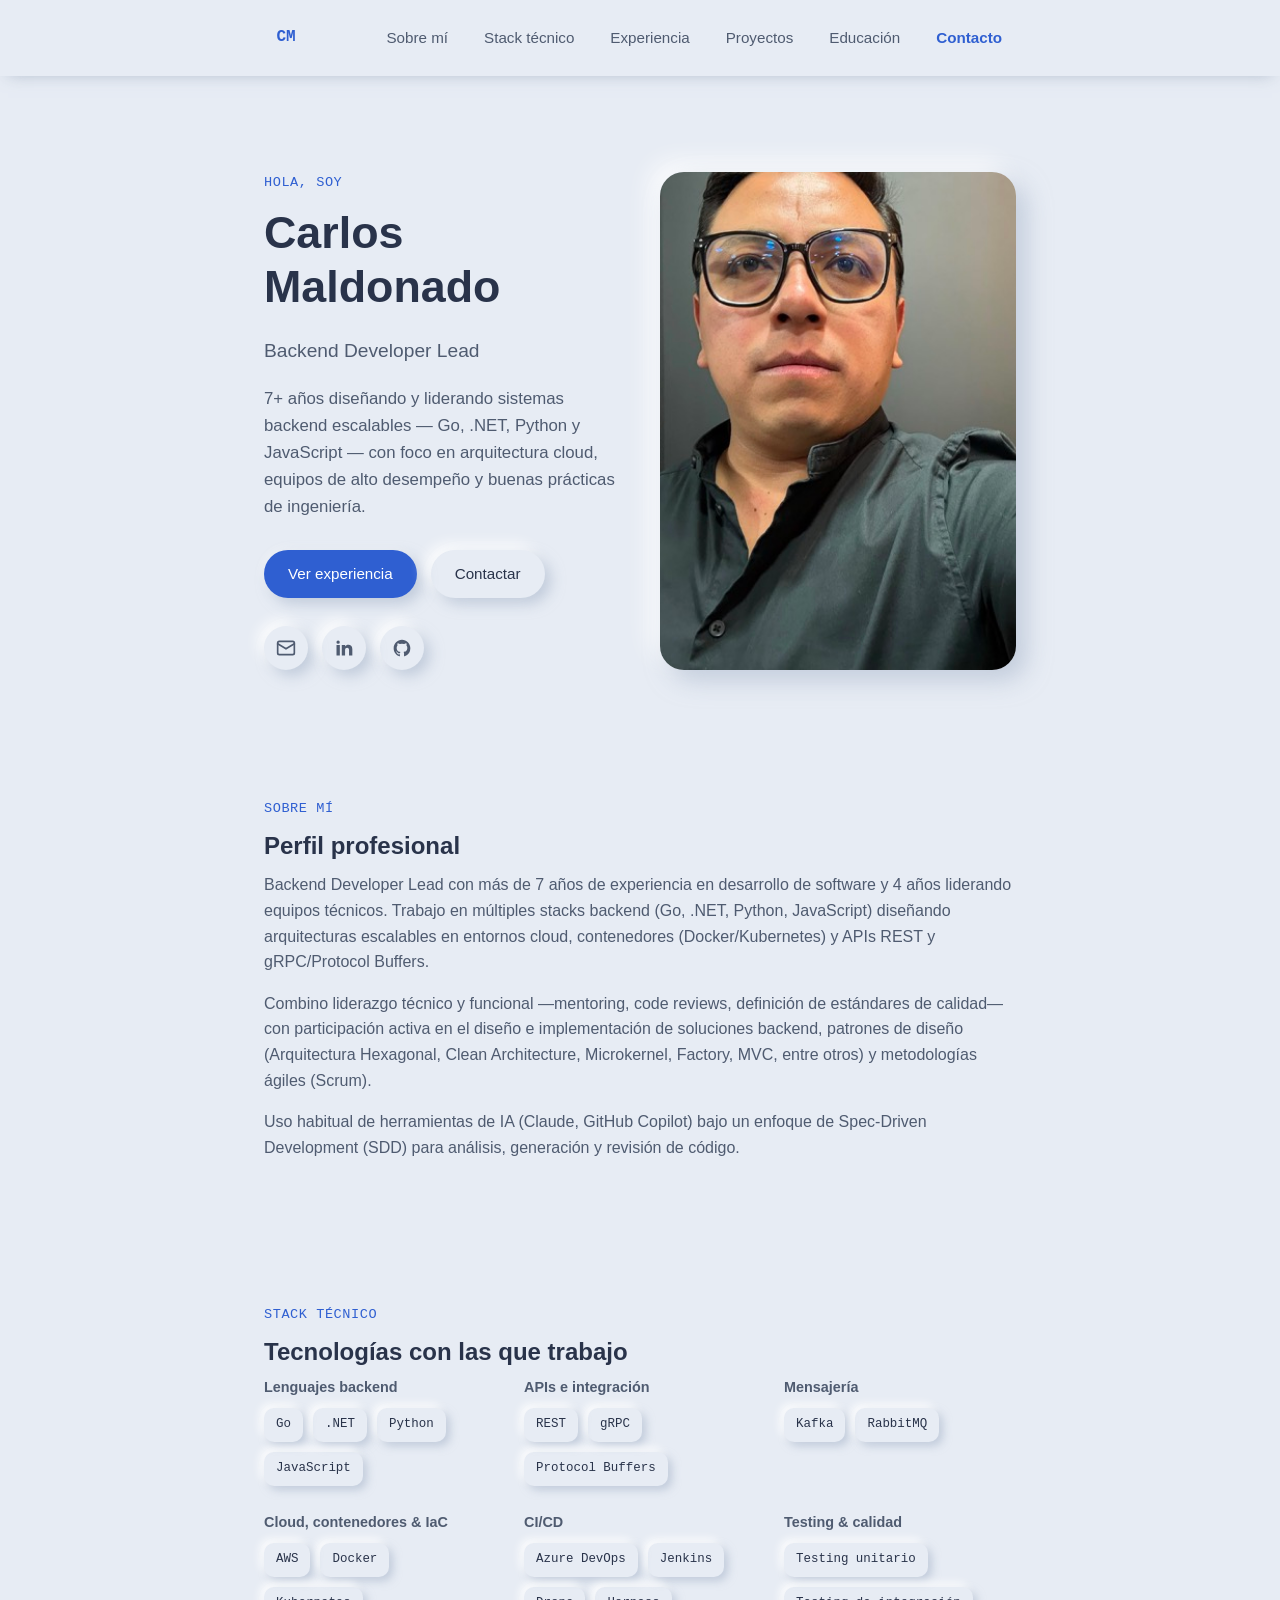
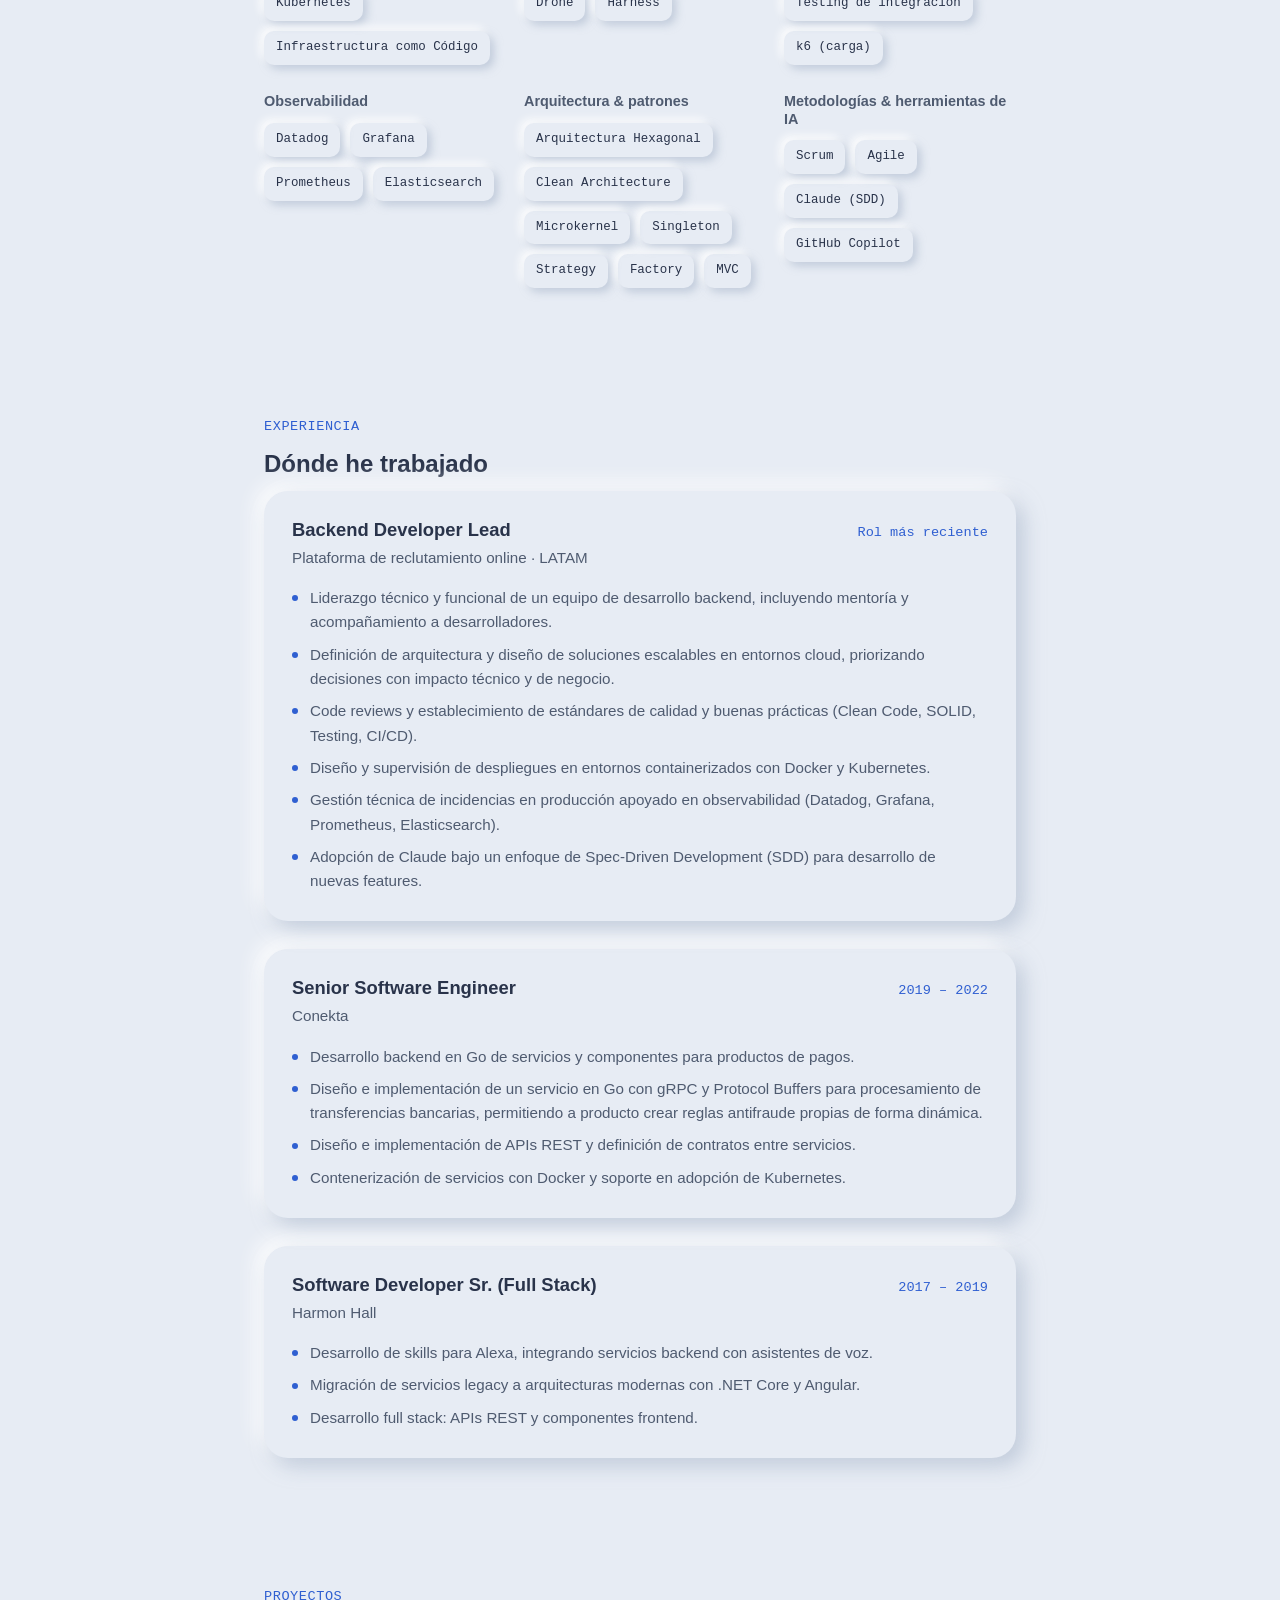
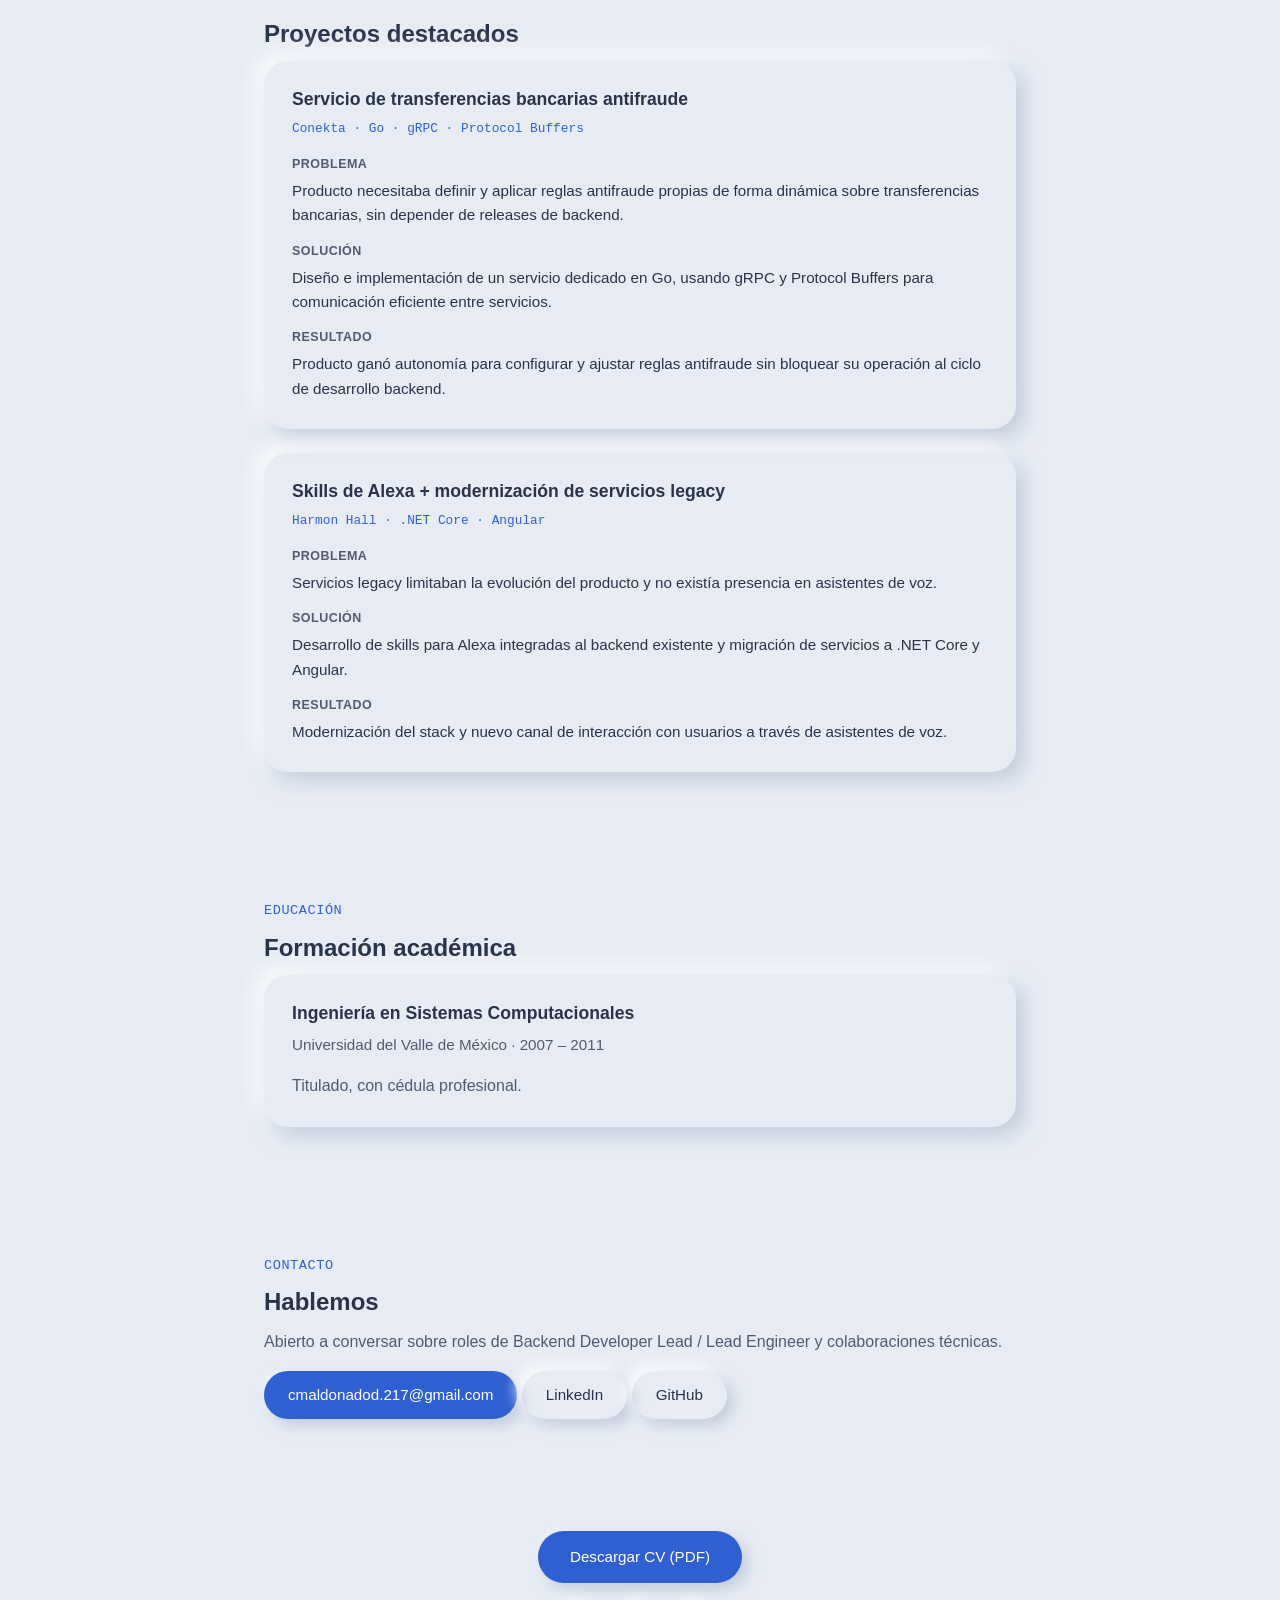
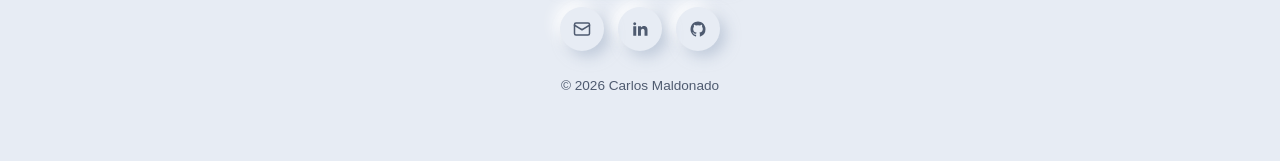
<file: index.html>
<!doctype html>
<html lang="es">
<head>
<meta charset="UTF-8">
<meta name="viewport" content="width=device-width, initial-scale=1.0">
<title>Carlos Maldonado — Backend Developer Lead</title>
<meta name="description" content="Portafolio profesional de Carlos Maldonado, Backend Developer Lead con 7+ años de experiencia liderando equipos y arquitecturas backend escalables.">
<meta property="og:title" content="Carlos Maldonado — Backend Developer Lead">
<meta property="og:description" content="7+ años diseñando y liderando sistemas backend escalables. Go, .NET, Python, JavaScript. Arquitectura cloud, liderazgo técnico, alto desempeño.">
<meta property="og:type" content="website">
<link rel="icon" href="data:image/svg+xml,%3Csvg xmlns='http://www.w3.org/2000/svg' viewBox='0 0 100 100'%3E%3Crect width='100' height='100' rx='24' fill='%23e7ecf3'/%3E%3Ctext x='50' y='68' font-family='sans-serif' font-size='50' font-weight='700' fill='%232f5fd1' text-anchor='middle'%3ECM%3C/text%3E%3C/svg%3E">
<link rel="stylesheet" href="css/style.css">
</head>
<body>

<header class="site-header">
  <nav class="nav">
    <a class="logo" href="#top">CM</a>
    <button class="nav-toggle" id="navToggle" aria-expanded="false" aria-controls="navMenu" aria-label="Abrir menú">
      <span></span><span></span><span></span>
    </button>
    <ul class="nav-menu" id="navMenu">
      <li><a href="#about">Sobre mí</a></li>
      <li><a href="#skills">Stack técnico</a></li>
      <li><a href="#experience">Experiencia</a></li>
      <li><a href="#projects">Proyectos</a></li>
      <li><a href="#education">Educación</a></li>
      <li><a href="#contact" class="nav-cta">Contacto</a></li>
    </ul>
  </nav>
</header>

<main id="top">

  <section id="hero" class="hero">
    <div class="hero-grid">
      <div class="hero-content">
        <p class="eyebrow">Hola, soy</p>
        <h1>Carlos Maldonado</h1>
        <p class="role">Backend Developer Lead</p>
        <p class="tagline">7+ años diseñando y liderando sistemas backend escalables — Go, .NET, Python y JavaScript — con foco en arquitectura cloud, equipos de alto desempeño y buenas prácticas de ingeniería.</p>
        <div class="hero-links">
          <a href="#experience" class="btn btn-primary">Ver experiencia</a>
          <a href="#contact" class="btn">Contactar</a>
        </div>
        <ul class="social-row" aria-label="Redes y contacto">
          <li>
            <a href="mailto:cmaldonadod.217@gmail.com" aria-label="Email" class="social-icon">
              <svg viewBox="0 0 24 24" width="20" height="20" fill="none" stroke="currentColor" stroke-width="2" stroke-linecap="round" stroke-linejoin="round"><rect x="2" y="4" width="20" height="16" rx="2"></rect><path d="M2 7l10 6 10-6"></path></svg>
            </a>
          </li>
          <li>
            <a href="https://www.linkedin.com/in/carlos-alberto-maldonado-d%C3%ADaz-70542b214/" target="_blank" rel="noopener noreferrer" aria-label="LinkedIn" class="social-icon">
              <svg viewBox="0 0 24 24" width="20" height="20" fill="currentColor"><path d="M6.94 5a2 2 0 11-4-.002 2 2 0 014 .002zM7 8.48H3V21h4V8.48zm6.32 0H9.34V21h3.94v-6.57c0-3.66 4.77-4 4.77 0V21H22v-7.93c0-6.17-7.06-5.94-8.68-2.91V8.48z"></path></svg>
            </a>
          </li>
          <li>
            <a href="https://github.com/pax217" target="_blank" rel="noopener noreferrer" aria-label="GitHub" class="social-icon">
              <svg viewBox="0 0 24 24" width="20" height="20" fill="currentColor"><path d="M12 2C6.48 2 2 6.58 2 12.25c0 4.53 2.87 8.37 6.84 9.73.5.1.68-.22.68-.49 0-.24-.01-1.04-.01-1.89-2.78.61-3.37-1.21-3.37-1.21-.45-1.18-1.11-1.49-1.11-1.49-.91-.63.07-.62.07-.62 1 .07 1.53 1.05 1.53 1.05.89 1.56 2.34 1.11 2.91.85.09-.66.35-1.11.63-1.37-2.22-.26-4.56-1.14-4.56-5.06 0-1.12.39-2.03 1.03-2.75-.1-.26-.45-1.31.1-2.73 0 0 .84-.28 2.75 1.05a9.34 9.34 0 015 0c1.91-1.33 2.75-1.05 2.75-1.05.55 1.42.2 2.47.1 2.73.64.72 1.03 1.63 1.03 2.75 0 3.93-2.34 4.79-4.57 5.05.36.32.68.94.68 1.9 0 1.37-.01 2.47-.01 2.81 0 .27.18.6.69.49A10.26 10.26 0 0022 12.25C22 6.58 17.52 2 12 2z"></path></svg>
            </a>
          </li>
        </ul>
      </div>
      <div class="hero-photo-col">
        <img class="hero-photo" src="img/profile.jpg" alt="Foto de Carlos Maldonado" width="480" height="480" loading="eager">
      </div>
    </div>
  </section>

  <section id="about" class="section">
    <p class="eyebrow">Sobre mí</p>
    <h2>Perfil profesional</h2>
    <p>Backend Developer Lead con más de 7 años de experiencia en desarrollo de software y 4 años liderando equipos técnicos. Trabajo en múltiples stacks backend (Go, .NET, Python, JavaScript) diseñando arquitecturas escalables en entornos cloud, contenedores (Docker/Kubernetes) y APIs REST y gRPC/Protocol Buffers.</p>
    <p>Combino liderazgo técnico y funcional —mentoring, code reviews, definición de estándares de calidad— con participación activa en el diseño e implementación de soluciones backend, patrones de diseño (Arquitectura Hexagonal, Clean Architecture, Microkernel, Factory, MVC, entre otros) y metodologías ágiles (Scrum).</p>
    <p>Uso habitual de herramientas de IA (Claude, GitHub Copilot) bajo un enfoque de Spec-Driven Development (SDD) para análisis, generación y revisión de código.</p>
  </section>

  <section id="skills" class="section">
    <p class="eyebrow">Stack técnico</p>
    <h2>Tecnologías con las que trabajo</h2>
    <div class="skill-groups">
      <div class="skill-group">
        <h3>Lenguajes backend</h3>
        <ul class="tags">
          <li>Go</li><li>.NET</li><li>Python</li><li>JavaScript</li>
        </ul>
      </div>
      <div class="skill-group">
        <h3>APIs e integración</h3>
        <ul class="tags">
          <li>REST</li><li>gRPC</li><li>Protocol Buffers</li>
        </ul>
      </div>
      <div class="skill-group">
        <h3>Mensajería</h3>
        <ul class="tags">
          <li>Kafka</li><li>RabbitMQ</li>
        </ul>
      </div>
      <div class="skill-group">
        <h3>Cloud, contenedores &amp; IaC</h3>
        <ul class="tags">
          <li>AWS</li><li>Docker</li><li>Kubernetes</li><li>Infraestructura como Código</li>
        </ul>
      </div>
      <div class="skill-group">
        <h3>CI/CD</h3>
        <ul class="tags">
          <li>Azure DevOps</li><li>Jenkins</li><li>Drone</li><li>Harness</li>
        </ul>
      </div>
      <div class="skill-group">
        <h3>Testing &amp; calidad</h3>
        <ul class="tags">
          <li>Testing unitario</li><li>Testing de integración</li><li>k6 (carga)</li>
        </ul>
      </div>
      <div class="skill-group">
        <h3>Observabilidad</h3>
        <ul class="tags">
          <li>Datadog</li><li>Grafana</li><li>Prometheus</li><li>Elasticsearch</li>
        </ul>
      </div>
      <div class="skill-group">
        <h3>Arquitectura &amp; patrones</h3>
        <ul class="tags">
          <li>Arquitectura Hexagonal</li><li>Clean Architecture</li><li>Microkernel</li><li>Singleton</li><li>Strategy</li><li>Factory</li><li>MVC</li>
        </ul>
      </div>
      <div class="skill-group">
        <h3>Metodologías &amp; herramientas de IA</h3>
        <ul class="tags">
          <li>Scrum</li><li>Agile</li><li>Claude (SDD)</li><li>GitHub Copilot</li>
        </ul>
      </div>
    </div>
  </section>

  <section id="experience" class="section">
    <p class="eyebrow">Experiencia</p>
    <h2>Dónde he trabajado</h2>
    <ol class="timeline">
      <li class="timeline-item">
        <div class="timeline-head">
          <h3>Backend Developer Lead</h3>
          <span class="timeline-date">Rol más reciente</span>
        </div>
        <p class="timeline-org">Plataforma de reclutamiento online · LATAM</p>
        <ul>
          <li>Liderazgo técnico y funcional de un equipo de desarrollo backend, incluyendo mentoría y acompañamiento a desarrolladores.</li>
          <li>Definición de arquitectura y diseño de soluciones escalables en entornos cloud, priorizando decisiones con impacto técnico y de negocio.</li>
          <li>Code reviews y establecimiento de estándares de calidad y buenas prácticas (Clean Code, SOLID, Testing, CI/CD).</li>
          <li>Diseño y supervisión de despliegues en entornos containerizados con Docker y Kubernetes.</li>
          <li>Gestión técnica de incidencias en producción apoyado en observabilidad (Datadog, Grafana, Prometheus, Elasticsearch).</li>
          <li>Adopción de Claude bajo un enfoque de Spec-Driven Development (SDD) para desarrollo de nuevas features.</li>
        </ul>
      </li>
      <li class="timeline-item">
        <div class="timeline-head">
          <h3>Senior Software Engineer</h3>
          <span class="timeline-date">2019 – 2022</span>
        </div>
        <p class="timeline-org">Conekta</p>
        <ul>
          <li>Desarrollo backend en Go de servicios y componentes para productos de pagos.</li>
          <li>Diseño e implementación de un servicio en Go con gRPC y Protocol Buffers para procesamiento de transferencias bancarias, permitiendo a producto crear reglas antifraude propias de forma dinámica.</li>
          <li>Diseño e implementación de APIs REST y definición de contratos entre servicios.</li>
          <li>Contenerización de servicios con Docker y soporte en adopción de Kubernetes.</li>
        </ul>
      </li>
      <li class="timeline-item">
        <div class="timeline-head">
          <h3>Software Developer Sr. (Full Stack)</h3>
          <span class="timeline-date">2017 – 2019</span>
        </div>
        <p class="timeline-org">Harmon Hall</p>
        <ul>
          <li>Desarrollo de skills para Alexa, integrando servicios backend con asistentes de voz.</li>
          <li>Migración de servicios legacy a arquitecturas modernas con .NET Core y Angular.</li>
          <li>Desarrollo full stack: APIs REST y componentes frontend.</li>
        </ul>
      </li>
    </ol>
  </section>

  <section id="projects" class="section">
    <p class="eyebrow">Proyectos</p>
    <h2>Proyectos destacados</h2>
    <div class="cards">
      <article class="card">
        <h3>Servicio de transferencias bancarias antifraude</h3>
        <p class="card-meta">Conekta · Go · gRPC · Protocol Buffers</p>
        <dl>
          <dt>Problema</dt>
          <dd>Producto necesitaba definir y aplicar reglas antifraude propias de forma dinámica sobre transferencias bancarias, sin depender de releases de backend.</dd>
          <dt>Solución</dt>
          <dd>Diseño e implementación de un servicio dedicado en Go, usando gRPC y Protocol Buffers para comunicación eficiente entre servicios.</dd>
          <dt>Resultado</dt>
          <dd>Producto ganó autonomía para configurar y ajustar reglas antifraude sin bloquear su operación al ciclo de desarrollo backend.</dd>
        </dl>
      </article>
      <article class="card">
        <h3>Skills de Alexa + modernización de servicios legacy</h3>
        <p class="card-meta">Harmon Hall · .NET Core · Angular</p>
        <dl>
          <dt>Problema</dt>
          <dd>Servicios legacy limitaban la evolución del producto y no existía presencia en asistentes de voz.</dd>
          <dt>Solución</dt>
          <dd>Desarrollo de skills para Alexa integradas al backend existente y migración de servicios a .NET Core y Angular.</dd>
          <dt>Resultado</dt>
          <dd>Modernización del stack y nuevo canal de interacción con usuarios a través de asistentes de voz.</dd>
        </dl>
      </article>
    </div>
  </section>

  <section id="education" class="section">
    <p class="eyebrow">Educación</p>
    <h2>Formación académica</h2>
    <div class="edu-item">
      <h3>Ingeniería en Sistemas Computacionales</h3>
      <p class="timeline-org">Universidad del Valle de México · 2007 – 2011</p>
      <p>Titulado, con cédula profesional.</p>
    </div>
  </section>

  <section id="contact" class="section">
    <p class="eyebrow">Contacto</p>
    <h2>Hablemos</h2>
    <p>Abierto a conversar sobre roles de Backend Developer Lead / Lead Engineer y colaboraciones técnicas.</p>
    <div class="contact-links">
      <a href="mailto:cmaldonadod.217@gmail.com" class="btn btn-primary">cmaldonadod.217@gmail.com</a>
      <a href="https://www.linkedin.com/in/carlos-alberto-maldonado-d%C3%ADaz-70542b214/" target="_blank" rel="noopener noreferrer" class="btn">LinkedIn</a>
      <a href="https://github.com/pax217" target="_blank" rel="noopener noreferrer" class="btn">GitHub</a>
    </div>
  </section>

</main>

<footer class="site-footer">
  <a href="cv/Carlos-Maldonado-CV.pdf" class="btn btn-primary footer-cv" download>Descargar CV (PDF)</a>
  <ul class="social-row" aria-label="Redes y contacto">
    <li>
      <a href="mailto:cmaldonadod.217@gmail.com" aria-label="Email" class="social-icon">
        <svg viewBox="0 0 24 24" width="18" height="18" fill="none" stroke="currentColor" stroke-width="2" stroke-linecap="round" stroke-linejoin="round"><rect x="2" y="4" width="20" height="16" rx="2"></rect><path d="M2 7l10 6 10-6"></path></svg>
      </a>
    </li>
    <li>
      <a href="https://www.linkedin.com/in/carlos-alberto-maldonado-d%C3%ADaz-70542b214/" target="_blank" rel="noopener noreferrer" aria-label="LinkedIn" class="social-icon">
        <svg viewBox="0 0 24 24" width="18" height="18" fill="currentColor"><path d="M6.94 5a2 2 0 11-4-.002 2 2 0 014 .002zM7 8.48H3V21h4V8.48zm6.32 0H9.34V21h3.94v-6.57c0-3.66 4.77-4 4.77 0V21H22v-7.93c0-6.17-7.06-5.94-8.68-2.91V8.48z"></path></svg>
      </a>
    </li>
    <li>
      <a href="https://github.com/pax217" target="_blank" rel="noopener noreferrer" aria-label="GitHub" class="social-icon">
        <svg viewBox="0 0 24 24" width="18" height="18" fill="currentColor"><path d="M12 2C6.48 2 2 6.58 2 12.25c0 4.53 2.87 8.37 6.84 9.73.5.1.68-.22.68-.49 0-.24-.01-1.04-.01-1.89-2.78.61-3.37-1.21-3.37-1.21-.45-1.18-1.11-1.49-1.11-1.49-.91-.63.07-.62.07-.62 1 .07 1.53 1.05 1.53 1.05.89 1.56 2.34 1.11 2.91.85.09-.66.35-1.11.63-1.37-2.22-.26-4.56-1.14-4.56-5.06 0-1.12.39-2.03 1.03-2.75-.1-.26-.45-1.31.1-2.73 0 0 .84-.28 2.75 1.05a9.34 9.34 0 015 0c1.91-1.33 2.75-1.05 2.75-1.05.55 1.42.2 2.47.1 2.73.64.72 1.03 1.63 1.03 2.75 0 3.93-2.34 4.79-4.57 5.05.36.32.68.94.68 1.9 0 1.37-.01 2.47-.01 2.81 0 .27.18.6.69.49A10.26 10.26 0 0022 12.25C22 6.58 17.52 2 12 2z"></path></svg>
      </a>
    </li>
  </ul>
  <p>© <span id="year"></span> Carlos Maldonado</p>
</footer>

<script src="js/main.js"></script>
</body>
</html>
</file>
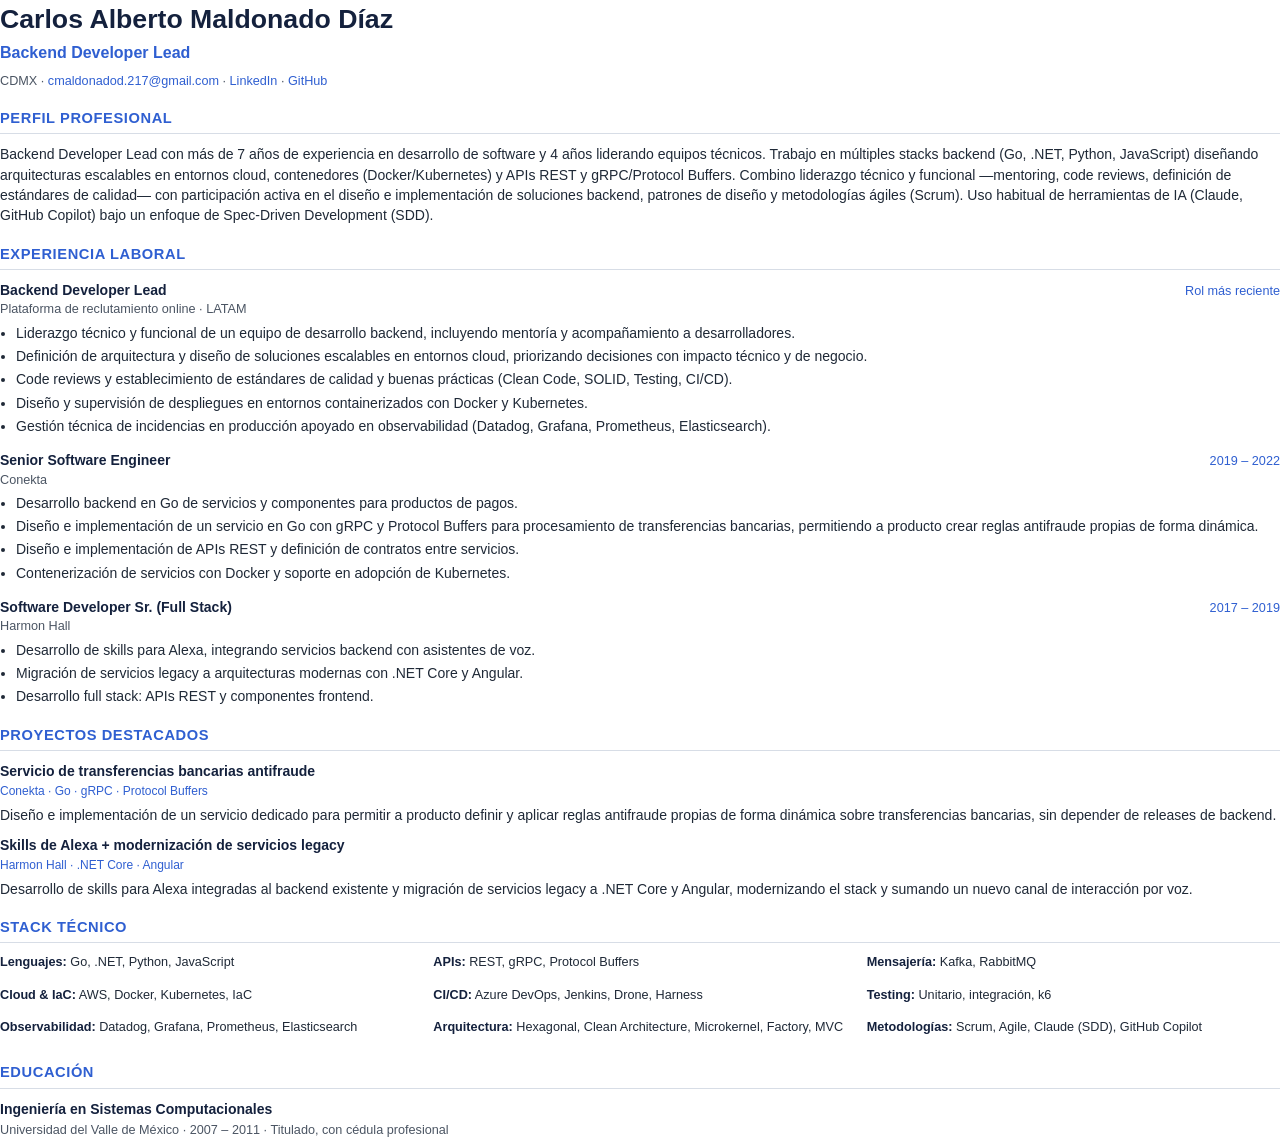
<file: cv/cv-source.html>
<!doctype html>
<html lang="es">
<head>
<meta charset="UTF-8">
<title>Carlos Maldonado — CV</title>
<style>
  @page { size: Letter; margin: 20mm 18mm; }
  * { box-sizing: border-box; }
  body {
    font-family: -apple-system, "Segoe UI", Roboto, Arial, sans-serif;
    color: #1f2937;
    font-size: 10.5pt;
    line-height: 1.45;
    margin: 0;
  }
  h1 { font-size: 20pt; margin: 0 0 2px; color: #14213d; }
  .title { font-size: 12pt; color: #2f5fd1; font-weight: 600; margin: 0 0 8px; }
  .contact { font-size: 9.5pt; color: #4b5563; margin: 0 0 18px; }
  .contact a { color: #2f5fd1; text-decoration: none; }
  h2 {
    font-size: 11pt;
    text-transform: uppercase;
    letter-spacing: 0.04em;
    color: #2f5fd1;
    border-bottom: 1px solid #d7dde6;
    padding-bottom: 4px;
    margin: 18px 0 10px;
  }
  h2:first-of-type { margin-top: 0; }
  p { margin: 0 0 8px; }
  .role-header {
    display: flex;
    justify-content: space-between;
    align-items: baseline;
    gap: 12px;
  }
  .role-header h3 { font-size: 10.5pt; margin: 0; color: #14213d; }
  .role-date { font-size: 9.5pt; color: #2f5fd1; white-space: nowrap; }
  .role-org { font-size: 9.5pt; color: #4b5563; margin: 0 0 4px; }
  .role-block { margin-bottom: 14px; }
  .role-block:last-child { margin-bottom: 0; }
  ul.bullets { margin: 0; padding-left: 16px; }
  ul.bullets li { margin-bottom: 3px; }
  .project { margin-bottom: 10px; }
  .project:last-child { margin-bottom: 0; }
  .project h3 { font-size: 10.5pt; margin: 0 0 2px; color: #14213d; }
  .project .meta { font-size: 9pt; color: #2f5fd1; margin: 0 0 4px; }
  .skills-grid {
    display: grid;
    grid-template-columns: 1fr 1fr 1fr;
    gap: 6px 20px;
    font-size: 9.5pt;
  }
  .skills-grid strong { color: #14213d; }
  .edu h3 { font-size: 10.5pt; margin: 0 0 2px; color: #14213d; }
  .edu .role-org { margin-bottom: 2px; }
</style>
</head>
<body>

  <h1>Carlos Alberto Maldonado Díaz</h1>
  <p class="title">Backend Developer Lead</p>
  <p class="contact">
    CDMX ·
    <a href="mailto:cmaldonadod.217@gmail.com">cmaldonadod.217@gmail.com</a> ·
    <a href="https://www.linkedin.com/in/carlos-alberto-maldonado-d%C3%ADaz-70542b214/">LinkedIn</a> ·
    <a href="https://github.com/pax217">GitHub</a>
  </p>

  <h2>Perfil profesional</h2>
  <p>Backend Developer Lead con más de 7 años de experiencia en desarrollo de software y 4 años liderando equipos técnicos. Trabajo en múltiples stacks backend (Go, .NET, Python, JavaScript) diseñando arquitecturas escalables en entornos cloud, contenedores (Docker/Kubernetes) y APIs REST y gRPC/Protocol Buffers. Combino liderazgo técnico y funcional —mentoring, code reviews, definición de estándares de calidad— con participación activa en el diseño e implementación de soluciones backend, patrones de diseño y metodologías ágiles (Scrum). Uso habitual de herramientas de IA (Claude, GitHub Copilot) bajo un enfoque de Spec-Driven Development (SDD).</p>

  <h2>Experiencia laboral</h2>

  <div class="role-block">
    <div class="role-header">
      <h3>Backend Developer Lead</h3>
      <span class="role-date">Rol más reciente</span>
    </div>
    <p class="role-org">Plataforma de reclutamiento online · LATAM</p>
    <ul class="bullets">
      <li>Liderazgo técnico y funcional de un equipo de desarrollo backend, incluyendo mentoría y acompañamiento a desarrolladores.</li>
      <li>Definición de arquitectura y diseño de soluciones escalables en entornos cloud, priorizando decisiones con impacto técnico y de negocio.</li>
      <li>Code reviews y establecimiento de estándares de calidad y buenas prácticas (Clean Code, SOLID, Testing, CI/CD).</li>
      <li>Diseño y supervisión de despliegues en entornos containerizados con Docker y Kubernetes.</li>
      <li>Gestión técnica de incidencias en producción apoyado en observabilidad (Datadog, Grafana, Prometheus, Elasticsearch).</li>
    </ul>
  </div>

  <div class="role-block">
    <div class="role-header">
      <h3>Senior Software Engineer</h3>
      <span class="role-date">2019 – 2022</span>
    </div>
    <p class="role-org">Conekta</p>
    <ul class="bullets">
      <li>Desarrollo backend en Go de servicios y componentes para productos de pagos.</li>
      <li>Diseño e implementación de un servicio en Go con gRPC y Protocol Buffers para procesamiento de transferencias bancarias, permitiendo a producto crear reglas antifraude propias de forma dinámica.</li>
      <li>Diseño e implementación de APIs REST y definición de contratos entre servicios.</li>
      <li>Contenerización de servicios con Docker y soporte en adopción de Kubernetes.</li>
    </ul>
  </div>

  <div class="role-block">
    <div class="role-header">
      <h3>Software Developer Sr. (Full Stack)</h3>
      <span class="role-date">2017 – 2019</span>
    </div>
    <p class="role-org">Harmon Hall</p>
    <ul class="bullets">
      <li>Desarrollo de skills para Alexa, integrando servicios backend con asistentes de voz.</li>
      <li>Migración de servicios legacy a arquitecturas modernas con .NET Core y Angular.</li>
      <li>Desarrollo full stack: APIs REST y componentes frontend.</li>
    </ul>
  </div>

  <h2>Proyectos destacados</h2>

  <div class="project">
    <h3>Servicio de transferencias bancarias antifraude</h3>
    <p class="meta">Conekta · Go · gRPC · Protocol Buffers</p>
    <p>Diseño e implementación de un servicio dedicado para permitir a producto definir y aplicar reglas antifraude propias de forma dinámica sobre transferencias bancarias, sin depender de releases de backend.</p>
  </div>

  <div class="project">
    <h3>Skills de Alexa + modernización de servicios legacy</h3>
    <p class="meta">Harmon Hall · .NET Core · Angular</p>
    <p>Desarrollo de skills para Alexa integradas al backend existente y migración de servicios legacy a .NET Core y Angular, modernizando el stack y sumando un nuevo canal de interacción por voz.</p>
  </div>

  <h2>Stack técnico</h2>
  <div class="skills-grid">
    <p><strong>Lenguajes:</strong> Go, .NET, Python, JavaScript</p>
    <p><strong>APIs:</strong> REST, gRPC, Protocol Buffers</p>
    <p><strong>Mensajería:</strong> Kafka, RabbitMQ</p>
    <p><strong>Cloud &amp; IaC:</strong> AWS, Docker, Kubernetes, IaC</p>
    <p><strong>CI/CD:</strong> Azure DevOps, Jenkins, Drone, Harness</p>
    <p><strong>Testing:</strong> Unitario, integración, k6</p>
    <p><strong>Observabilidad:</strong> Datadog, Grafana, Prometheus, Elasticsearch</p>
    <p><strong>Arquitectura:</strong> Hexagonal, Clean Architecture, Microkernel, Factory, MVC</p>
    <p><strong>Metodologías:</strong> Scrum, Agile, Claude (SDD), GitHub Copilot</p>
  </div>

  <h2>Educación</h2>
  <div class="edu">
    <h3>Ingeniería en Sistemas Computacionales</h3>
    <p class="role-org">Universidad del Valle de México · 2007 – 2011 · Titulado, con cédula profesional</p>
  </div>

</body>
</html>
</file>
<file: css/style.css>
:root {
  --bg: #e7ecf4;
  --text: #29334a;
  --text-muted: #4f5b70;
  --accent: #2f5fd1;
  --accent-dark: #1e46a8;
  --shadow-dark: rgba(163, 177, 198, 0.55);
  --shadow-dark-strong: rgba(148, 163, 184, 0.7);
  --shadow-light: rgba(255, 255, 255, 0.9);
  --max-width: 800px;
  --radius-lg: 24px;
  --radius-md: 16px;
  --radius-sm: 10px;
  --font-sans: -apple-system, BlinkMacSystemFont, "Segoe UI", Roboto, "Helvetica Neue", Arial, sans-serif;
  --font-mono: ui-monospace, "JetBrains Mono", "SFMono-Regular", Consolas, "Liberation Mono", monospace;
}

* { box-sizing: border-box; }

html {
  scroll-behavior: smooth;
}

html, body {
  overflow-x: hidden;
  width: 100%;
}

body {
  margin: 0;
  background: var(--bg);
  color: var(--text);
  font-family: var(--font-sans);
  line-height: 1.6;
  -webkit-font-smoothing: antialiased;
}

img { max-width: 100%; display: block; }

a { color: inherit; text-decoration: none; }

h1, h2, h3 { line-height: 1.2; margin: 0 0 0.5em; color: var(--text); }

p { margin: 0 0 1em; color: var(--text-muted); }

ul, ol { margin: 0; padding: 0; list-style: none; }

/* Neumorphic surface mixins (applied via classes) */
.raised {
  background: var(--bg);
  box-shadow: 8px 8px 20px var(--shadow-dark), -8px -8px 20px var(--shadow-light);
}

.pressed {
  background: var(--bg);
  box-shadow: inset 6px 6px 12px var(--shadow-dark), inset -6px -6px 12px var(--shadow-light);
}

/* Visible focus state everywhere — neumorphism's low contrast must not swallow focus indicators */
a:focus-visible,
button:focus-visible {
  outline: 3px solid var(--accent);
  outline-offset: 3px;
  border-radius: 4px;
}

/* Header / nav */
.site-header {
  position: sticky;
  top: 0;
  z-index: 10;
  background: var(--bg);
  box-shadow: 0 6px 16px -8px var(--shadow-dark-strong);
}

.nav {
  max-width: var(--max-width);
  margin: 0 auto;
  padding: 16px 24px;
  display: flex;
  align-items: center;
  justify-content: space-between;
}

.logo {
  width: 44px;
  height: 44px;
  border-radius: 50%;
  display: flex;
  align-items: center;
  justify-content: center;
  font-family: var(--font-mono);
  font-weight: 700;
  color: var(--accent);
  font-size: 1rem;
}

.nav-menu {
  display: flex;
  align-items: center;
  gap: 8px;
}

.nav-menu a {
  display: inline-block;
  padding: 8px 14px;
  border-radius: var(--radius-sm);
  color: var(--text-muted);
  font-size: 0.95rem;
  transition: box-shadow 0.15s ease, color 0.15s ease;
}

.nav-menu a:hover {
  color: var(--text);
}

.nav-menu a:hover,
.nav-menu a:focus-visible {
  box-shadow: inset 3px 3px 6px var(--shadow-dark), inset -3px -3px 6px var(--shadow-light);
}

.nav-menu a.nav-cta {
  color: var(--accent);
  font-weight: 600;
}

.nav-toggle {
  display: none;
  flex-direction: column;
  gap: 5px;
  background: none;
  border: none;
  padding: 10px;
  border-radius: 50%;
  cursor: pointer;
}

.nav-toggle span {
  width: 20px;
  height: 2px;
  background: var(--text);
  display: block;
  border-radius: 2px;
}

/* Layout */
main {
  max-width: var(--max-width);
  margin: 0 auto;
  padding: 0 24px;
}

.section {
  padding: 64px 0;
}

.eyebrow {
  font-family: var(--font-mono);
  color: var(--accent);
  font-size: 0.85rem;
  letter-spacing: 0.04em;
  margin: 0 0 12px;
  text-transform: uppercase;
}

/* Hero */
.hero {
  padding: 96px 0 64px;
}

.hero-grid {
  display: grid;
  grid-template-columns: 1fr 1fr;
  gap: 40px;
  align-items: stretch;
}

.hero-content {
  text-align: left;
  display: flex;
  flex-direction: column;
  justify-content: center;
}

.hero-photo-col {
  border-radius: var(--radius-lg);
  overflow: hidden;
  min-height: 320px;
  box-shadow: 10px 10px 24px var(--shadow-dark), -10px -10px 24px var(--shadow-light);
}

.hero-photo {
  width: 100%;
  height: 100%;
  object-fit: cover;
  display: block;
}

.hero h1 {
  font-size: clamp(1.9rem, 6vw, 2.8rem);
  overflow-wrap: break-word;
}

.hero .role {
  font-size: 1.2rem;
  color: var(--text-muted);
  margin: 0 0 20px;
}

.hero .tagline {
  max-width: 56ch;
  font-size: 1.05rem;
}

.hero-links {
  display: flex;
  flex-wrap: wrap;
  justify-content: flex-start;
  gap: 14px;
  margin-top: 12px;
}

.social-row {
  display: flex;
  justify-content: flex-start;
  gap: 14px;
  margin-top: 28px;
}

.social-icon {
  width: 44px;
  height: 44px;
  border-radius: 50%;
  display: flex;
  align-items: center;
  justify-content: center;
  color: var(--text-muted);
  box-shadow: 6px 6px 14px var(--shadow-dark), -6px -6px 14px var(--shadow-light);
  transition: box-shadow 0.15s ease, color 0.15s ease;
}

.social-icon:hover,
.social-icon:focus-visible {
  color: var(--accent);
  box-shadow: inset 4px 4px 8px var(--shadow-dark), inset -4px -4px 8px var(--shadow-light);
}

/* Buttons */
.btn {
  display: inline-flex;
  align-items: center;
  padding: 12px 24px;
  border-radius: 999px;
  font-size: 0.95rem;
  font-weight: 500;
  color: var(--text);
  box-shadow: 6px 6px 14px var(--shadow-dark), -6px -6px 14px var(--shadow-light);
  transition: box-shadow 0.15s ease, color 0.15s ease, background 0.15s ease;
}

.btn:hover,
.btn:focus-visible {
  box-shadow: inset 4px 4px 8px var(--shadow-dark), inset -4px -4px 8px var(--shadow-light);
}

.btn-primary {
  background: var(--accent);
  color: #fff;
  box-shadow: 6px 6px 14px var(--shadow-dark), -2px -2px 8px rgba(255, 255, 255, 0.4);
}

.btn-primary:hover,
.btn-primary:focus-visible {
  background: var(--accent-dark);
  box-shadow: inset 3px 3px 8px rgba(0, 0, 0, 0.25);
}

/* Timeline (experience) */
.timeline {
  display: flex;
  flex-direction: column;
  gap: 28px;
}

.timeline-item {
  padding: 28px;
  border-radius: var(--radius-lg);
  box-shadow: 8px 8px 20px var(--shadow-dark), -8px -8px 20px var(--shadow-light);
}

.timeline-head {
  display: flex;
  flex-wrap: wrap;
  align-items: baseline;
  justify-content: space-between;
  gap: 8px;
}

.timeline-head h3 {
  font-size: 1.15rem;
  margin: 0;
}

.timeline-date {
  font-family: var(--font-mono);
  font-size: 0.85rem;
  color: var(--accent);
  white-space: nowrap;
}

.timeline-org {
  color: var(--text-muted);
  font-size: 0.95rem;
  margin: 2px 0 16px;
}

.timeline-item ul {
  display: flex;
  flex-direction: column;
  gap: 8px;
}

.timeline-item ul li {
  position: relative;
  padding-left: 18px;
  color: var(--text-muted);
  font-size: 0.95rem;
}

.timeline-item ul li::before {
  content: "";
  position: absolute;
  left: 0;
  top: 0.6em;
  width: 6px;
  height: 6px;
  border-radius: 50%;
  background: var(--accent);
}

/* Project cards */
.cards {
  display: flex;
  flex-direction: column;
  gap: 24px;
}

.card {
  padding: 28px;
  border-radius: var(--radius-lg);
  box-shadow: 8px 8px 20px var(--shadow-dark), -8px -8px 20px var(--shadow-light);
}

.card h3 {
  font-size: 1.1rem;
}

.card-meta {
  font-family: var(--font-mono);
  font-size: 0.8rem;
  color: var(--accent);
  margin-bottom: 16px;
}

.card dl {
  margin: 0;
}

.card dt {
  font-size: 0.78rem;
  text-transform: uppercase;
  letter-spacing: 0.04em;
  color: var(--text-muted);
  margin-top: 14px;
  font-weight: 600;
}

.card dt:first-of-type { margin-top: 0; }

.card dd {
  margin: 4px 0 0;
  color: var(--text);
  font-size: 0.95rem;
}

/* Skills */
.skill-groups {
  display: grid;
  grid-template-columns: repeat(auto-fit, minmax(220px, 1fr));
  gap: 28px;
}

.skill-group h3 {
  font-size: 0.9rem;
  color: var(--text-muted);
  font-weight: 600;
  margin-bottom: 12px;
}

.tags {
  display: flex;
  flex-wrap: wrap;
  gap: 10px;
}

.tags li {
  font-family: var(--font-mono);
  font-size: 0.78rem;
  padding: 7px 12px;
  border-radius: var(--radius-sm);
  color: var(--text);
  box-shadow: 4px 4px 8px var(--shadow-dark), -4px -4px 8px var(--shadow-light);
}

/* Education */
.edu-item {
  padding: 28px;
  border-radius: var(--radius-lg);
  box-shadow: 8px 8px 20px var(--shadow-dark), -8px -8px 20px var(--shadow-light);
}

.edu-item h3 {
  font-size: 1.1rem;
}

.edu-item p:last-child {
  margin-bottom: 0;
}

/* Footer */
.site-footer {
  max-width: var(--max-width);
  margin: 0 auto;
  padding: 48px 24px 64px;
  text-align: center;
}

.site-footer .social-row {
  justify-content: center;
  margin: 24px auto 0;
}

.footer-cv {
  padding: 14px 32px;
}

.site-footer p {
  font-size: 0.85rem;
  margin: 24px 0 0;
}

/* Responsive */
@media (max-width: 720px) {
  .nav-toggle {
    display: flex;
  }

  .nav-menu {
    position: absolute;
    top: calc(100% + 8px);
    left: 24px;
    right: 24px;
    background: var(--bg);
    border-radius: var(--radius-md);
    box-shadow: 8px 8px 20px var(--shadow-dark), -8px -8px 20px var(--shadow-light);
    flex-direction: column;
    align-items: stretch;
    gap: 4px;
    padding: 12px;
    max-height: 0;
    overflow: hidden;
    opacity: 0;
    transition: max-height 0.2s ease, opacity 0.2s ease;
  }

  .nav-menu.open {
    max-height: 400px;
    opacity: 1;
  }

  .nav-menu a {
    display: block;
    padding: 12px 16px;
  }

  .hero {
    padding: 72px 0 48px;
  }

  .hero-grid {
    grid-template-columns: 1fr;
    gap: 32px;
  }

  .hero-photo-col {
    min-height: 260px;
    order: -1;
  }

  .hero-content {
    text-align: center;
  }

  .hero-links,
  .hero-content .social-row {
    justify-content: center;
  }

  .section {
    padding: 48px 0;
  }

  .timeline-item,
  .card,
  .edu-item {
    padding: 22px;
  }
}

/* Respect user preferences */
@media (prefers-reduced-motion: reduce) {
  html { scroll-behavior: auto; }
  * { transition: none !important; }
}

@media (prefers-contrast: more) {
  .timeline-item,
  .card,
  .edu-item,
  .tags li,
  .btn,
  .social-icon,
  .hero-photo {
    box-shadow: none;
    border: 1px solid var(--text);
  }
}
</file>
